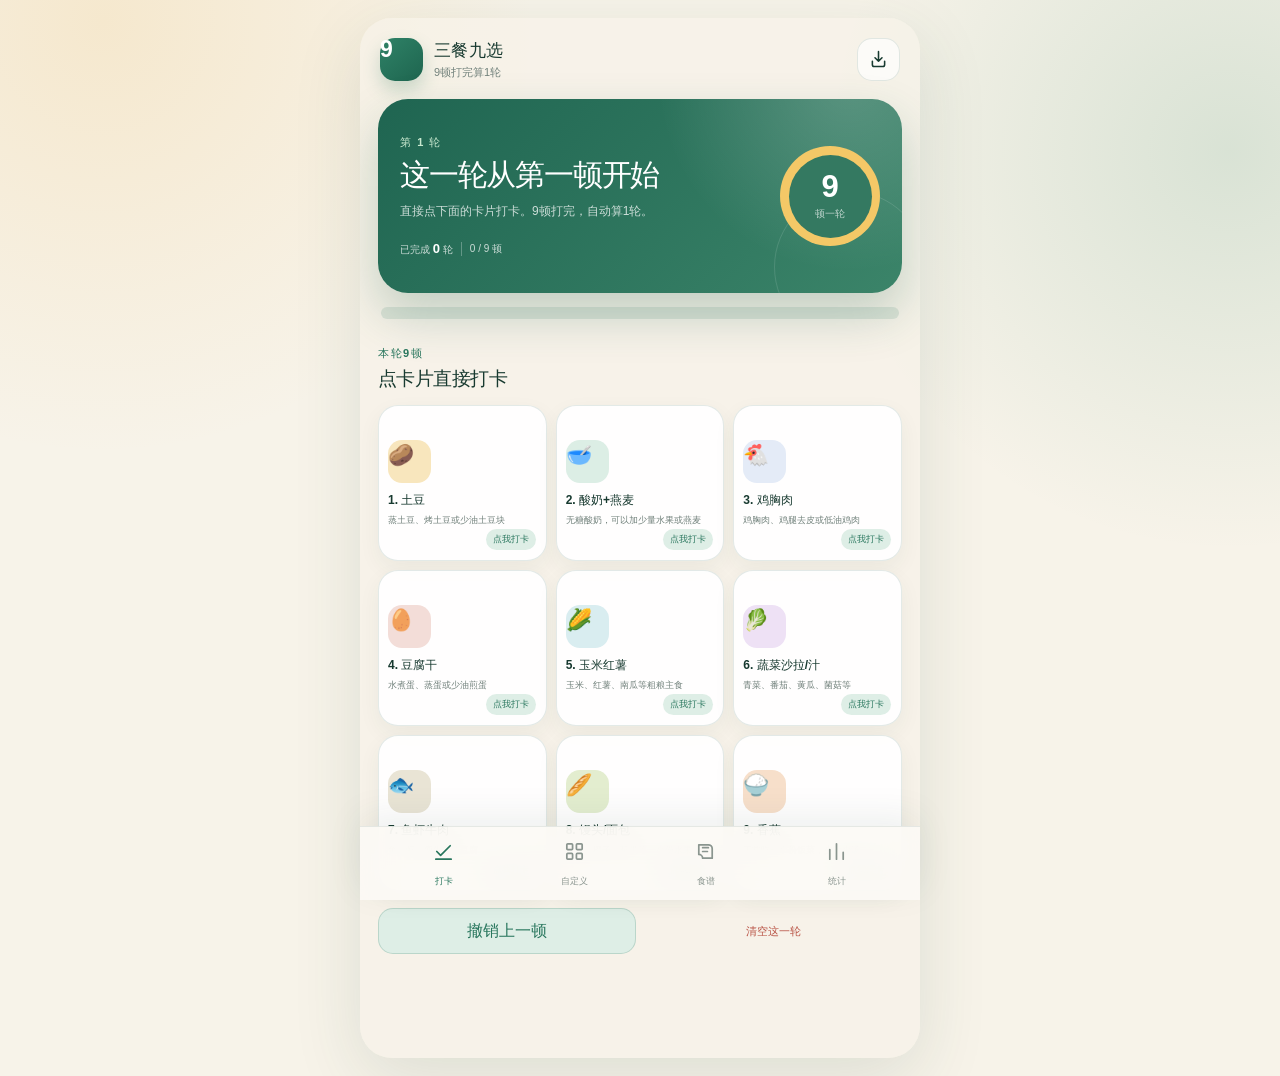
<file: index.html>
<!doctype html>
<html lang="zh-CN">
  <head>
    <meta charset="UTF-8" />
    <meta name="viewport" content="width=device-width, initial-scale=1, minimum-scale=1, maximum-scale=1, user-scalable=no, viewport-fit=cover" />
    <meta name="format-detection" content="telephone=no" />
    <meta name="theme-color" content="#f7f3e9" />
    <meta name="color-scheme" content="light" />
    <meta name="mobile-web-app-capable" content="yes" />
    <meta name="apple-mobile-web-app-capable" content="yes" />
    <meta name="apple-mobile-web-app-status-bar-style" content="default" />
    <meta name="apple-mobile-web-app-title" content="三餐九选" />
    <meta name="description" content="9顿一轮的简单饮食打卡，可自定义每一顿并统计累计完成轮数。" />
    <link rel="manifest" href="./manifest.webmanifest?v=nozoom-20260824" />
    <link rel="apple-touch-icon" sizes="180x180" href="./icons/apple-touch-icon.png" />
    <link rel="icon" type="image/png" sizes="192x192" href="./icons/icon-192.png" />
    <link rel="icon" type="image/png" sizes="512x512" href="./icons/icon-512.png" />
    <link rel="icon" type="image/svg+xml" sizes="any" href="./icons/icon.svg" />
    <link rel="stylesheet" href="./styles.css" />
    <title>三餐九选</title>
    <style data-app-zoom-lock>
      html {
        -webkit-text-size-adjust: 100%;
        touch-action: manipulation;
        overscroll-behavior: none;
      }

      body {
        overscroll-behavior: none;
      }

      button,
      a,
      input,
      textarea,
      select,
      [role="button"] {
        touch-action: manipulation;
      }
    </style>
    <script data-app-zoom-lock>
      (function () {
        var lastTouchEnd = 0;
        var preventZoom = function (event) {
          event.preventDefault();
        };

        document.addEventListener("gesturestart", preventZoom, { passive: false });
        document.addEventListener("gesturechange", preventZoom, { passive: false });
        document.addEventListener("gestureend", preventZoom, { passive: false });
        document.addEventListener("touchend", function (event) {
          var now = Date.now();
          if (now - lastTouchEnd <= 300) {
            event.preventDefault();
          }
          lastTouchEnd = now;
        }, { passive: false });
      })();
    </script>
  </head>
  <body>
    <div class="app-shell">
      <header class="topbar">
        <div class="brand" aria-label="三餐九选">
          <span class="brand-mark" aria-hidden="true"><b>9</b></span>
          <div><strong>三餐九选</strong><span>9顿打完算1轮</span></div>
        </div>
        <button class="icon-button" id="installButton" type="button" aria-label="安装到主屏幕" title="安装到主屏幕">
          <svg viewBox="0 0 24 24" aria-hidden="true"><path d="M12 3v11m0 0 4-4m-4 4-4-4M5 14v4a2 2 0 0 0 2 2h10a2 2 0 0 0 2-2v-4" /></svg>
        </button>
      </header>

      <main>
        <section class="view is-active" data-view="checkin" aria-label="9顿打卡">
          <section class="hero-card" aria-labelledby="roundTitle">
            <div class="hero-copy">
              <span class="eyebrow" id="currentRoundText">第 1 轮</span>
              <h1 id="roundTitle">这一轮从第一顿开始</h1>
              <p id="roundMessage">直接点下面的卡片打卡。9顿打完，自动算1轮。</p>
              <div class="hero-stats">
                <span>已完成 <b id="roundsCompleted">0</b> 轮</span><span class="stat-divider"></span><span id="roundProgressText">0 / 9 顿</span>
              </div>
            </div>
            <div class="progress-ring nine-ring" aria-label="本轮完成进度">
              <div><strong id="roundProgressNumber">9</strong><span>顿一轮</span></div>
            </div>
          </section>

          <div class="round-progress-track" aria-label="本轮进度">
            <div id="roundProgressBar"></div>
          </div>

          <div class="section-heading">
            <div><span class="eyebrow">本轮9顿</span><h2>点卡片直接打卡</h2></div>
          </div>
          <div class="template-grid checkin-grid" id="checkinGrid"></div>

          <div class="round-actions">
            <button class="secondary-button" id="undoLastButton" type="button">撤销上一顿</button>
            <button class="text-button danger" id="resetRoundButton" type="button">清空这一轮</button>
          </div>
        </section>

        <section class="view" data-view="custom" aria-label="自定义9顿">
          <div class="page-heading">
            <span class="eyebrow">自定义</span><h1>9顿都能自己改</h1>
            <p>点任意一顿改成你常吃的东西，也可以保存自己的常用9顿。</p>
          </div>

          <section class="current-custom-section" aria-label="当前9顿自定义">
            <div class="section-heading custom-heading"><div><span class="eyebrow">当前9顿</span><h2>点卡片修改</h2></div></div>
            <div class="template-grid" id="templateGrid"></div>
          </section>

          <section class="preset-section" aria-label="我的模板">
            <div class="section-heading compact"><div><span class="eyebrow">我的模板</span><h2>保存常用9顿</h2></div></div>
            <div class="template-tools">
              <button class="secondary-button" id="saveCustomPresetButton" type="button">保存当前9顿</button>
              <button class="secondary-button" id="exportTemplatesButton" type="button">导出模板</button>
              <button class="secondary-button" id="importTemplatesButton" type="button">导入模板</button>
              <input id="importTemplatesInput" type="file" accept="application/json,.json" hidden />
            </div>
            <div class="my-preset-grid" id="myPresetGrid"></div>
          </section>

          <section class="data-card">
            <div><span class="eyebrow">数据与隐私</span><h2>记录只保存在当前浏览器</h2><p>无需账号，也不会上传饮食记录。清除 Safari 网站数据会同时删除记录。</p></div>
            <div class="data-actions"><button id="exportButton" class="secondary-button" type="button">导出备份</button><button id="resetButton" class="text-button danger" type="button">恢复默认并清空记录</button></div>
          </section>
          <p class="health-disclaimer">本工具用于日常习惯记录，不替代医生或营养师建议。如有孕期、进食障碍、糖尿病或其他特殊饮食管理需要，请遵循专业意见。</p>
        </section>

        <section class="view" data-view="recipes" aria-label="食谱库">
          <div class="page-heading"><span class="eyebrow">食谱库</span><h1>300卡内低卡食谱</h1><p>整理小红书来源和小红书同款低卡餐，点食谱查看整理后的9格详情。</p></div>
          <div class="recipe-source-tabs" id="recipeSourceTabs" aria-label="食谱来源"></div>
          <div class="recipe-series-tabs" id="recipeSeriesTabs" aria-label="食谱系列"></div>
          <div class="recipe-count" id="recipeCount"></div>
          <div class="recipe-list" id="recipeList"></div>
        </section>

        <section class="view" data-view="stats" aria-label="轮数统计">
          <div class="page-heading"><span class="eyebrow">统计</span><h1>看累计完成了几轮</h1><p>每打满9顿，自动记为完成1轮，并进入下一轮。</p></div>
          <section class="week-card stat-summary">
            <div class="week-summary">
              <div><span>累计完成</span><strong id="statsRounds">0 轮</strong></div>
              <div><span>累计打卡</span><strong id="statsMeals">0 顿</strong></div>
              <div><span>本轮进度</span><strong id="statsCurrent">0 / 9</strong></div>
            </div>
          </section>
          <section class="history-section"><div class="section-heading compact"><div><span class="eyebrow">完成记录</span><h2>最近完成的轮数</h2></div></div><div class="history-list" id="historyList"></div></section>
        </section>
      </main>

      <nav class="bottom-nav" aria-label="主导航">
        <button class="nav-item is-active" data-target="checkin" type="button"><svg viewBox="0 0 24 24" aria-hidden="true"><path d="M5 12l4 4L19 6" /><path d="M4 20h16" /></svg><span>打卡</span></button>
        <button class="nav-item" data-target="custom" type="button"><svg viewBox="0 0 24 24" aria-hidden="true"><rect x="4" y="4" width="6" height="6" rx="1"/><rect x="14" y="4" width="6" height="6" rx="1"/><rect x="4" y="14" width="6" height="6" rx="1"/><rect x="14" y="14" width="6" height="6" rx="1"/></svg><span>自定义</span></button>
        <button class="nav-item" data-target="recipes" type="button"><svg viewBox="0 0 24 24" aria-hidden="true"><path d="M5 5h10a4 4 0 0 1 4 4v10H9a4 4 0 0 0-4-4V5Z"/><path d="M9 8h6M9 12h5" /></svg><span>食谱</span></button>
        <button class="nav-item" data-target="stats" type="button"><svg viewBox="0 0 24 24" aria-hidden="true"><path d="M5 20V10m7 10V4m7 16v-7" /></svg><span>统计</span></button>
      </nav>
    </div>

    <div class="sheet-backdrop" id="sheetBackdrop" hidden></div>

    <section class="bottom-sheet editor-sheet" id="editorSheet" role="dialog" aria-modal="true" aria-labelledby="editorTitle" hidden>
      <div class="sheet-handle" aria-hidden="true"></div>
      <div class="sheet-header"><div><span class="eyebrow" id="editorEyebrow">编辑第1顿</span><h2 id="editorTitle">自定义这一顿</h2></div><button class="close-button" data-close-sheet type="button" aria-label="关闭">×</button></div>
      <form id="editorForm">
        <input id="templateIdInput" type="hidden" />
        <div class="editor-first-row"><label><span>图标</span><input id="templateEmoji" maxlength="4" inputmode="text" aria-label="食物图标" /></label><label><span>食物名称</span><input id="templateName" maxlength="12" required aria-label="食物名称" /></label></div>
        <label class="field-label" for="templateFoods">怎么吃</label><textarea id="templateFoods" rows="3" maxlength="80" required></textarea>
        <label class="field-label" for="templateTip">一句提醒</label><textarea id="templateTip" rows="2" maxlength="60" required></textarea>
        <button class="primary-button full-button" type="submit">保存这一顿</button>
      </form>
    </section>

    <section class="bottom-sheet install-sheet" id="installSheet" role="dialog" aria-modal="true" aria-labelledby="installSheetTitle" hidden>
      <div class="sheet-handle" aria-hidden="true"></div>
      <div class="sheet-header"><div><span class="eyebrow">像普通App一样使用</span><h2 id="installSheetTitle">添加到iPhone主屏幕</h2></div><button class="close-button" data-close-sheet type="button" aria-label="关闭">×</button></div>
      <ol class="install-steps"><li><b>1</b><span>使用 <strong>Safari</strong> 打开本页面</span></li><li><b>2</b><span>点 Safari 底部的 <strong>分享</strong></span></li><li><b>3</b><span>向上滑，选择 <strong>添加到主屏幕</strong></span></li><li><b>4</b><span>点右上角 <strong>添加</strong></span></li></ol>
      <button class="primary-button full-button" data-close-sheet type="button">我知道了</button>
    </section>

    <section class="bottom-sheet recipe-sheet" id="recipeSheet" role="dialog" aria-modal="true" aria-labelledby="recipeSheetTitle" hidden>
      <div class="sheet-handle" aria-hidden="true"></div>
      <div class="sheet-header"><div><span class="eyebrow" id="recipeSheetSource">食谱详情</span><h2 id="recipeSheetTitle">9格详情</h2></div><button class="close-button" data-close-sheet type="button" aria-label="关闭">×</button></div>
      <p class="recipe-sheet-summary" id="recipeSheetSummary"></p>
      <div class="recipe-nine-list" id="recipeNineList"></div>
      <div class="recipe-rules" id="recipeRules" hidden></div>
      <button class="primary-button full-button" id="applyRecipeButton" type="button">套用这套9顿</button>
    </section>

    <div class="toast" id="toast" role="status" aria-live="polite"></div>
    <canvas id="celebrationCanvas" aria-hidden="true"></canvas>
    <noscript>请开启 JavaScript 后使用三餐九选。</noscript>
    <script src="./recipes.js"></script>
    <script src="./app.js" defer></script>
  </body>
</html>
</file>
<file: styles.css>
:root {
  --ink: #183a30;
  --muted: #71817b;
  --paper: #f7f3e9;
  --card: rgba(255, 255, 255, 0.92);
  --line: rgba(31, 85, 67, 0.12);
  --green: #28765d;
  --green-dark: #1d5d49;
  --green-soft: #deeee6;
  --coral: #eb745d;
  --yellow: #efbc61;
  --shadow: 0 16px 42px rgba(32, 72, 59, 0.1);
  --safe-bottom: env(safe-area-inset-bottom, 0px);
  color: var(--ink);
  background: var(--paper);
  font-family: -apple-system, BlinkMacSystemFont, "SF Pro Display", "PingFang SC", "Microsoft YaHei", sans-serif;
  font-synthesis: none;
}

* { box-sizing: border-box; -webkit-tap-highlight-color: transparent; }
html { min-height: 100%; background: var(--paper); }
body {
  min-width: 320px;
  min-height: 100vh;
  margin: 0;
  background:
    radial-gradient(circle at 8% 2%, rgba(239, 188, 97, 0.2), transparent 27rem),
    radial-gradient(circle at 96% 14%, rgba(68, 145, 113, 0.17), transparent 25rem),
    var(--paper);
  -webkit-font-smoothing: antialiased;
  -webkit-text-size-adjust: 100%;
  overscroll-behavior: none;
  touch-action: pan-y;
}
button, input, textarea { color: inherit; font: inherit; outline: none; }
button { cursor: pointer; touch-action: manipulation; }
button:focus-visible, input:focus-visible, textarea:focus-visible { box-shadow: 0 0 0 3px rgba(40, 118, 93, 0.22); }

.app-shell { width: min(100%, 560px); min-height: 100vh; margin: 0 auto; padding: max(16px, env(safe-area-inset-top)) 18px calc(104px + var(--safe-bottom)); overflow: hidden; }
.topbar { display: flex; align-items: center; justify-content: space-between; padding: 4px 2px 18px; }
.brand { display: flex; align-items: center; gap: 11px; }
.brand-mark { display: grid; width: 43px; height: 43px; place-items: center; border-radius: 15px; color: white; background: linear-gradient(140deg, #2f8267, #1e654f); box-shadow: 0 9px 18px rgba(40, 118, 93, 0.22); }
.brand-mark b { font-size: 23px; line-height: 1; }
.brand strong, .brand span { display: block; }
.brand strong { font-size: 17px; letter-spacing: 0.02em; }
.brand > div > span { margin-top: 3px; color: var(--muted); font-size: 11px; }
.icon-button, .date-arrow, .close-button { display: grid; flex: 0 0 auto; place-items: center; border: 0; background: transparent; }
.icon-button { width: 43px; height: 43px; border: 1px solid var(--line); border-radius: 15px; background: rgba(255,255,255,.68); }
.icon-button svg, .bottom-nav svg { fill: none; stroke: currentColor; stroke-linecap: round; stroke-linejoin: round; stroke-width: 1.8; }
.icon-button svg { width: 21px; height: 21px; }

.view { display: none; animation: view-in .24s ease; }
.view.is-active { display: block; }
@keyframes view-in { from { opacity: 0; transform: translateY(6px); } to { opacity: 1; transform: translateY(0); } }
.date-row { display: flex; align-items: center; justify-content: center; margin: 2px 0 14px; }
.date-arrow { width: 42px; height: 42px; color: var(--green); font-size: 30px; }
.date-arrow:disabled { opacity: .2; }
.date-display { min-width: 165px; border: 0; background: transparent; }
.date-display strong, .date-display span { display: block; }
.date-display strong { font-size: 18px; }
.date-display span { margin-top: 3px; color: var(--muted); font-size: 12px; }

.hero-card { position: relative; display: flex; min-height: 194px; align-items: center; justify-content: space-between; gap: 12px; overflow: hidden; padding: 26px 22px; border-radius: 30px; color: white; background: radial-gradient(circle at 90% -10%, rgba(255,255,255,.2), transparent 12rem), linear-gradient(135deg, #1f6551, #3b8469); box-shadow: 0 22px 48px rgba(31,95,76,.24); }
.hero-card::after { position: absolute; right: -24px; bottom: -50px; width: 150px; height: 150px; border: 1px solid rgba(255,255,255,.12); border-radius: 50%; content: ""; }
.hero-copy { position: relative; z-index: 1; flex: 1 1 auto; min-width: 0; }
.eyebrow { display: block; margin-bottom: 7px; color: var(--green); font-size: 11px; font-weight: 800; letter-spacing: .14em; text-transform: uppercase; }
.hero-card .eyebrow { color: #c8e8cf; }
.hero-card h1, .page-heading h1 { margin: 0; font-size: clamp(23px, 6.3vw, 30px); line-height: 1.18; letter-spacing: -.04em; }
.hero-card p { max-width: 265px; margin: 10px 0 0; color: rgba(255,255,255,.76); font-size: 12px; line-height: 1.65; }
.hero-stats { display: flex; align-items: center; gap: 8px; margin-top: 19px; color: rgba(255,255,255,.76); font-size: 10px; }
.hero-stats b { color: white; font-size: 13px; }
.stat-divider { width: 1px; height: 14px; background: rgba(255,255,255,.28); }
.progress-ring { --progress: 0; position: relative; z-index: 1; display: grid; flex: 0 0 100px; width: 100px; height: 100px; place-items: center; border-radius: 50%; background: conic-gradient(#f4c867 calc(var(--progress) * 1%), rgba(255,255,255,.16) 0); }
.progress-ring::before { position: absolute; width: 83px; height: 83px; border-radius: 50%; background: #347961; content: ""; }
.progress-ring > div { position: relative; text-align: center; }
.progress-ring strong, .progress-ring span { display: block; }
.progress-ring strong { font-size: 31px; line-height: 1; }
.progress-ring span { margin-top: 5px; color: rgba(255,255,255,.68); font-size: 10px; }

.weight-card { display: flex; align-items: center; gap: 11px; margin: 13px 0 28px; padding: 12px 13px; border: 1px solid var(--line); border-radius: 18px; background: rgba(255,255,255,.64); }
.weight-icon { display: grid; flex: 0 0 35px; width: 35px; height: 35px; place-items: center; border-radius: 12px; color: var(--green); background: var(--green-soft); font-size: 19px; font-weight: 700; }
.weight-copy { flex: 1 1 auto; min-width: 0; }
.weight-copy strong, .weight-copy p { display: block; margin: 0; }
.weight-copy strong { font-size: 13px; }
.weight-copy strong span, .weight-copy p { color: var(--muted); font-size: 9px; font-weight: 500; }
.weight-copy p { margin-top: 3px; }
.weight-input { display: flex; width: 82px; align-items: baseline; justify-content: flex-end; gap: 3px; padding: 7px 9px; border-radius: 12px; background: white; }
.weight-input input { width: 51px; border: 0; background: transparent; text-align: right; font-size: 15px; font-weight: 800; }
.weight-input input::-webkit-inner-spin-button { display: none; }
.weight-input span { color: var(--muted); font-size: 9px; }

.section-heading { display: flex; align-items: end; justify-content: space-between; gap: 12px; margin-bottom: 13px; }
.section-heading.compact { margin-bottom: 10px; }
.section-heading .eyebrow { margin-bottom: 5px; }
.section-heading h2, .data-card h2 { margin: 0; font-size: 19px; letter-spacing: -.03em; }
.mini-progress { flex: 0 0 auto; padding: 7px 10px; border-radius: 999px; color: var(--green); background: var(--green-soft); font-size: 11px; font-weight: 800; }

.daily-meal-list { display: grid; gap: 13px; }
.daily-meal-card { position: relative; overflow: hidden; padding: 17px; border: 1px solid var(--line); border-radius: 24px; background: var(--card); box-shadow: 0 10px 28px rgba(35,74,61,.06); }
.daily-meal-card.is-done { border-color: rgba(40,118,93,.38); }
.daily-meal-card::before { position: absolute; inset: 0 auto 0 0; width: 5px; background: var(--slot-color); content: ""; }
.slot-heading { display: flex; align-items: center; justify-content: space-between; gap: 10px; margin: 0 0 13px 3px; }
.slot-heading div { display: flex; align-items: baseline; gap: 8px; }
.slot-heading strong { font-size: 16px; }
.slot-heading time { color: var(--muted); font-size: 10px; }
.done-badge { padding: 5px 9px; border-radius: 999px; color: var(--muted); background: #f0eee8; font-size: 9px; font-weight: 800; }
.is-done .done-badge { color: var(--green-dark); background: var(--green-soft); }
.chosen-template { display: flex; align-items: center; gap: 12px; min-height: 72px; padding: 12px; border-radius: 17px; background: #f7f5ef; }
.template-emoji { display: grid; flex: 0 0 50px; width: 50px; height: 50px; place-items: center; border-radius: 16px; background: var(--tone-bg); font-size: 25px; }
.chosen-copy { min-width: 0; flex: 1; }
.chosen-copy strong { display: block; font-size: 15px; }
.chosen-copy p { margin: 5px 0 0; overflow: hidden; color: var(--muted); font-size: 10px; line-height: 1.45; text-overflow: ellipsis; white-space: nowrap; }
.template-number { color: var(--muted); font-size: 10px; font-weight: 800; }
.meal-actions { display: grid; grid-template-columns: 1fr 1.25fr; gap: 9px; margin-top: 11px; }
.meal-actions button { min-height: 43px; border-radius: 13px; font-size: 12px; font-weight: 800; }
.pick-button { border: 1px solid var(--line); color: var(--green); background: white; }
.record-button { border: 0; color: white; background: var(--slot-color); }
.is-done .record-button { color: var(--green-dark); background: var(--green-soft); }

.gentle-note { display: flex; gap: 12px; margin-top: 18px; padding: 17px; border-radius: 21px; color: #665a3a; background: rgba(239,188,97,.18); }
.gentle-note > span { font-size: 22px; }
.gentle-note strong { font-size: 13px; }
.gentle-note p { margin: 6px 0 0; font-size: 11px; line-height: 1.65; }

.page-heading { padding: 22px 6px 25px; }
.page-heading p { margin: 10px 0 0; color: var(--muted); font-size: 12px; line-height: 1.65; }
.template-grid { display: grid; grid-template-columns: repeat(3, 1fr); gap: 9px; }
.template-card { position: relative; min-width: 0; min-height: 152px; padding: 13px 9px 11px; border: 1px solid var(--line); border-radius: 20px; background: var(--card); text-align: left; box-shadow: 0 8px 22px rgba(35,74,61,.055); }
.template-card .template-emoji { width: 43px; height: 43px; margin-bottom: 10px; border-radius: 14px; font-size: 21px; }
.template-card > b { display: block; margin-bottom: 6px; font-size: 12px; line-height: 1.25; }
.template-card > span { display: -webkit-box; overflow: hidden; color: var(--muted); font-size: 9px; line-height: 1.45; -webkit-box-orient: vertical; -webkit-line-clamp: 3; }
.template-card .edit-label { position: absolute; top: 12px; right: 10px; color: var(--green); font-size: 9px; font-weight: 800; }
.round-progress-track { height: 12px; margin: 14px 3px 27px; overflow: hidden; border-radius: 999px; background: rgba(40,118,93,.13); }
.round-progress-track > div { width: 0; height: 100%; border-radius: inherit; background: linear-gradient(90deg, var(--green), var(--yellow)); transition: width .24s ease; }
.nine-ring { background: conic-gradient(#f4c867 100%, rgba(255,255,255,.16) 0); }
.checkin-grid { margin-top: 2px; }
.checkin-card { min-height: 156px; transition: transform .18s ease, border-color .18s ease, background .18s ease; }
.checkin-card:active { transform: scale(.98); }
.checkin-card.is-checked { border-color: rgba(40,118,93,.45); background: #edf7f1; }
.checkin-card.is-checked::after { position: absolute; top: 12px; right: 10px; display: grid; width: 23px; height: 23px; place-items: center; border-radius: 50%; color: white; background: var(--green); font-size: 13px; font-weight: 900; content: "✓"; }
.check-label { position: absolute; right: 10px; bottom: 10px; padding: 4px 7px; border-radius: 999px; color: var(--green); background: var(--green-soft); font-size: 9px; font-style: normal; font-weight: 900; }
.checkin-card.is-checked .check-label { color: white; background: var(--green); }
.round-actions { display: grid; grid-template-columns: 1fr 1fr; gap: 9px; margin-top: 17px; }
.round-actions .secondary-button, .round-actions .text-button { min-height: 46px; border-radius: 15px; }
.stat-summary { margin-top: 0; }
.current-custom-section { margin: 0 0 28px; }
.preset-section { margin: 0 0 28px; }
.template-tools { display: grid; grid-template-columns: repeat(3, 1fr); gap: 8px; margin-bottom: 10px; }
.template-tools .secondary-button { min-height: 43px; border-radius: 14px; font-size: 11px; }
.my-preset-grid { display: grid; gap: 10px; }
.my-preset-card { padding: 15px 16px; border: 1px solid var(--line); border-radius: 18px; background: rgba(255,255,255,.82); box-shadow: 0 8px 20px rgba(35,74,61,.045); }
.my-preset-card header { display: flex; align-items: flex-start; justify-content: space-between; gap: 10px; }
.my-preset-card strong { display: block; font-size: 14px; }
.my-preset-card small { display: block; margin-top: 4px; color: var(--muted); font-size: 9px; }
.my-preset-card p { margin: 9px 0 0; color: var(--muted); font-size: 11px; line-height: 1.55; }
.my-preset-actions { display: grid; grid-template-columns: 1fr auto; gap: 8px; margin-top: 12px; }
.my-preset-actions .secondary-button, .my-preset-actions .text-button { min-height: 38px; border-radius: 13px; font-size: 10px; }
.custom-heading { margin-top: 2px; }
.tone-1 { --tone-bg: #f8e6bd; } .tone-2 { --tone-bg: #dceee5; } .tone-3 { --tone-bg: #e4ebf7; }
.tone-4 { --tone-bg: #f3ddd8; } .tone-5 { --tone-bg: #d9edf0; } .tone-6 { --tone-bg: #eee1f5; }
.tone-7 { --tone-bg: #e9e4d5; } .tone-8 { --tone-bg: #e3edcf; } .tone-9 { --tone-bg: #f7dfca; }

.settings-section { margin-top: 30px; }
.settings-card, .week-card, .data-card { border: 1px solid var(--line); border-radius: 25px; background: var(--card); box-shadow: var(--shadow); }
.settings-card { padding: 7px 18px 18px; }
.settings-card label { display: flex; min-height: 61px; align-items: center; justify-content: space-between; border-bottom: 1px solid var(--line); font-size: 13px; }
.settings-card label span { display: flex; align-items: center; gap: 8px; }
.settings-card input[type="time"] { width: 92px; padding: 9px; border: 0; border-radius: 12px; background: #f2f0e9; font-size: 12px; font-weight: 800; }
.settings-card > .primary-button { width: 100%; margin-top: 17px; }
.primary-button, .secondary-button { min-height: 48px; border-radius: 15px; font-weight: 800; }
.primary-button { border: 0; color: white; background: var(--green); box-shadow: 0 12px 24px rgba(40,118,93,.18); }
.primary-button:active { background: var(--green-dark); }
.secondary-button { border: 1px solid rgba(40,118,93,.2); color: var(--green); background: var(--green-soft); }
.full-button { width: 100%; }
.data-card { margin-top: 16px; padding: 21px 19px; }
.data-card p { margin: 9px 0 0; color: var(--muted); font-size: 11px; line-height: 1.65; }
.data-actions { display: grid; gap: 9px; margin-top: 17px; }
.text-button { min-height: 42px; border: 0; background: transparent; font-size: 11px; font-weight: 800; }
.danger { color: #b95446; }
.health-disclaimer { margin: 19px 8px 0; color: #8a938f; font-size: 9px; line-height: 1.65; text-align: center; }

.week-card { padding: 19px 17px 17px; }
.week-summary { display: grid; grid-template-columns: repeat(3,1fr); gap: 7px; margin-bottom: 22px; }
.week-summary > div { padding: 11px 7px; border-radius: 14px; background: #f5f3ed; text-align: center; }
.week-summary span, .week-summary strong { display: block; }
.week-summary span { color: var(--muted); font-size: 9px; }
.week-summary strong { margin-top: 5px; font-size: 15px; }
.week-bars { display: grid; height: 112px; grid-template-columns: repeat(7,1fr); align-items: end; gap: 8px; }
.week-day { display: grid; height: 100%; grid-template-rows: 1fr auto; align-items: end; gap: 7px; color: var(--muted); text-align: center; font-size: 9px; }
.bar-track { position: relative; width: 100%; height: 100%; overflow: hidden; border-radius: 9px; background: #eceae4; }
.bar-fill { position: absolute; right: 0; bottom: 0; left: 0; min-height: 4px; border-radius: 9px; background: linear-gradient(180deg,#5f9d7f,#28765d); transition: height .3s ease; }
.week-day.is-today span { color: var(--green); font-weight: 800; }
.history-section { margin-top: 30px; }
.history-list { display: grid; gap: 9px; }
.history-item { display: flex; align-items: center; gap: 12px; padding: 14px 15px; border: 1px solid var(--line); border-radius: 18px; background: rgba(255,255,255,.68); }
.history-date { flex: 0 0 47px; text-align: center; }
.history-date strong, .history-date span { display: block; }
.history-date strong { font-size: 19px; }
.history-date span { color: var(--muted); font-size: 9px; }
.history-detail { flex: 1 1 auto; min-width: 0; }
.history-detail strong { display: block; font-size: 13px; }
.history-detail span { display: block; margin-top: 4px; overflow: hidden; color: var(--muted); font-size: 10px; text-overflow: ellipsis; white-space: nowrap; }
.history-dots { display: flex; gap: 4px; }
.history-dots i { width: 8px; height: 8px; border-radius: 50%; background: #deddd8; }
.history-dots i.is-done { background: var(--green); }
.empty-state { padding: 35px 20px; border: 1px dashed rgba(40,118,93,.24); border-radius: 22px; color: var(--muted); text-align: center; font-size: 12px; line-height: 1.8; }

.bottom-nav { position: fixed; z-index: 20; right: 0; bottom: 0; left: 0; display: grid; width: min(100%,560px); min-height: calc(74px + var(--safe-bottom)); grid-template-columns: repeat(4,1fr); margin: 0 auto; padding: 8px 18px calc(7px + var(--safe-bottom)); border-top: 1px solid rgba(31,85,67,.1); background: rgba(252,250,245,.9); box-shadow: 0 -10px 35px rgba(35,74,61,.08); backdrop-filter: blur(18px); }
.nav-item { display: grid; place-items: center; gap: 3px; border: 0; color: #8a958f; background: transparent; font-size: 9px; font-weight: 700; }
.nav-item svg { width: 23px; height: 23px; }
.nav-item.is-active { color: var(--green); }

.recipe-source-tabs, .recipe-series-tabs { display: flex; gap: 8px; margin: 0 -18px 12px; padding: 0 18px 2px; overflow-x: auto; scrollbar-width: none; }
.recipe-source-tabs::-webkit-scrollbar, .recipe-series-tabs::-webkit-scrollbar { display: none; }
.recipe-chip { flex: 0 0 auto; min-height: 38px; padding: 0 13px; border: 1px solid var(--line); border-radius: 999px; color: var(--muted); background: rgba(255,255,255,.74); font-size: 11px; font-weight: 900; }
.recipe-chip.is-active { border-color: rgba(40,118,93,.32); color: white; background: var(--green); }
.recipe-count { margin: 2px 3px 12px; color: var(--muted); font-size: 10px; }
.recipe-list { display: grid; gap: 10px; }
.recipe-card { display: grid; gap: 8px; width: 100%; padding: 15px 16px; border: 1px solid var(--line); border-radius: 18px; background: rgba(255,255,255,.84); text-align: left; box-shadow: 0 8px 20px rgba(35,74,61,.045); }
.recipe-card strong { font-size: 14px; line-height: 1.35; }
.recipe-card span { color: var(--green); font-size: 10px; font-weight: 900; }
.recipe-card p { display: -webkit-box; margin: 0; overflow: hidden; color: var(--muted); font-size: 11px; line-height: 1.55; -webkit-box-orient: vertical; -webkit-line-clamp: 2; }
.recipe-sheet-summary { margin: -6px 0 14px; color: var(--muted); font-size: 11px; line-height: 1.65; }
.recipe-nine-list { display: grid; gap: 8px; margin-bottom: 18px; }
.recipe-nine-item { display: grid; grid-template-columns: 30px 1fr; gap: 10px; padding: 12px; border-radius: 15px; background: #f5f3ed; }
.recipe-nine-item b { display: grid; width: 30px; height: 30px; place-items: center; border-radius: 11px; color: white; background: var(--green); font-size: 12px; }
.recipe-nine-item strong { display: block; font-size: 12px; }
.recipe-nine-item p { margin: 4px 0 0; color: var(--muted); font-size: 10px; line-height: 1.55; }
.recipe-rules { margin: -6px 0 18px; padding: 12px; border-radius: 15px; background: #f8f5ed; color: var(--muted); font-size: 10px; line-height: 1.5; }
.recipe-rules strong { display: block; margin-bottom: 6px; color: var(--ink); font-size: 11px; }
.recipe-rules ul { display: grid; gap: 4px; margin: 0; padding-left: 16px; }

.sheet-backdrop { position: fixed; z-index: 40; inset: 0; background: rgba(18,47,38,.38); backdrop-filter: blur(3px); }
.bottom-sheet { position: fixed; z-index: 50; right: 0; bottom: 0; left: 0; width: min(100%,560px); max-height: 88vh; margin: 0 auto; overflow-y: auto; padding: 9px 20px calc(24px + var(--safe-bottom)); border-radius: 28px 28px 0 0; background: #fffdf8; box-shadow: 0 -22px 55px rgba(22,57,46,.24); animation: sheet-in .24s ease; }
.bottom-sheet[hidden], .sheet-backdrop[hidden] { display: none; }
@keyframes sheet-in { from { transform: translateY(25px); opacity: 0; } to { transform: translateY(0); opacity: 1; } }
.sheet-handle { width: 42px; height: 5px; margin: 0 auto 17px; border-radius: 999px; background: #d8d6d0; }
.sheet-header { display: flex; align-items: flex-start; justify-content: space-between; gap: 12px; margin-bottom: 19px; }
.sheet-header h2 { margin: 0; font-size: 23px; letter-spacing: -.04em; }
.close-button { width: 39px; height: 39px; border-radius: 13px; color: var(--muted); background: #f0eee8; font-size: 25px; }
.picker-grid { display: grid; grid-template-columns: repeat(3,1fr); gap: 8px; }
.picker-option { position: relative; min-height: 126px; padding: 12px 8px 10px; border: 1px solid var(--line); border-radius: 18px; background: white; text-align: left; }
.picker-option.is-selected { border: 2px solid var(--green); background: #f1f8f4; }
.picker-option .template-emoji { width: 41px; height: 41px; margin-bottom: 8px; border-radius: 13px; font-size: 20px; }
.picker-option b { display: block; font-size: 11px; line-height: 1.25; }
.picker-option span:last-child { display: -webkit-box; margin-top: 5px; overflow: hidden; color: var(--muted); font-size: 8px; line-height: 1.4; -webkit-box-orient: vertical; -webkit-line-clamp: 2; }
.picker-check { position: absolute; top: 8px; right: 8px; display: none; width: 20px; height: 20px; place-items: center; border-radius: 50%; color: white; background: var(--green); font-size: 11px; }
.picker-option.is-selected .picker-check { display: grid; }
.sheet-hint { margin: 14px 0 0; color: var(--muted); font-size: 10px; text-align: center; }

.selected-plan { display: flex; gap: 12px; margin-bottom: 18px; padding: 14px; border-radius: 18px; background: #f5f3ed; }
.selected-plan .template-emoji { width: 46px; height: 46px; }
.selected-plan div { min-width: 0; }
.selected-plan strong { display: block; font-size: 13px; }
.selected-plan p, .selected-plan small { display: block; margin: 5px 0 0; color: var(--muted); font-size: 10px; line-height: 1.5; }
.selected-plan small { color: var(--green); font-weight: 700; }
.field-label { display: block; margin: 15px 0 7px; font-size: 12px; font-weight: 800; }
.field-label span, fieldset legend span { color: var(--muted); font-size: 9px; font-weight: 500; }
textarea, .editor-first-row input { width: 100%; resize: vertical; border: 1px solid var(--line); border-radius: 14px; background: #f8f6f0; }
textarea { padding: 12px; font-size: 12px; line-height: 1.6; }
fieldset { margin: 18px 0 0; padding: 0; border: 0; }
fieldset legend { margin-bottom: 10px; font-size: 12px; font-weight: 800; }
.satiety-scale { display: grid; grid-template-columns: repeat(5,1fr); gap: 6px; }
.satiety-scale button { min-height: 57px; padding: 7px 2px; border: 1px solid var(--line); border-radius: 13px; background: white; }
.satiety-scale b, .satiety-scale span { display: block; }
.satiety-scale b { font-size: 15px; }
.satiety-scale span { margin-top: 4px; color: var(--muted); font-size: 8px; }
.satiety-scale button.is-selected { border-color: var(--green); color: white; background: var(--green); }
.satiety-scale button.is-selected span { color: rgba(255,255,255,.78); }
.feedback-box { margin-top: 13px; padding: 12px 13px; border-radius: 14px; color: #675d3e; background: rgba(239,188,97,.17); font-size: 10px; line-height: 1.55; }
.sheet-actions { display: grid; grid-template-columns: .9fr 1.1fr; gap: 9px; margin-top: 18px; }

.editor-first-row { display: grid; grid-template-columns: 88px 1fr; gap: 10px; }
.editor-first-row label span { display: block; margin-bottom: 7px; font-size: 11px; font-weight: 800; }
.editor-first-row input { height: 48px; padding: 0 12px; font-size: 13px; }
.editor-first-row label:first-child input { text-align: center; font-size: 22px; }
.editor-sheet .full-button { margin-top: 18px; }
.install-steps { display: grid; gap: 11px; margin: 0 0 20px; padding: 0; list-style: none; }
.install-steps li { display: flex; align-items: center; gap: 11px; padding: 12px; border-radius: 15px; background: #f5f3ed; font-size: 11px; }
.install-steps li > b { display: grid; flex: 0 0 28px; width: 28px; height: 28px; place-items: center; border-radius: 10px; color: white; background: var(--green); }

.toast { position: fixed; z-index: 80; right: 20px; bottom: calc(91px + var(--safe-bottom)); left: 20px; width: fit-content; max-width: min(90%,400px); margin: 0 auto; padding: 11px 17px; transform: translateY(15px); border-radius: 999px; color: white; background: rgba(24,58,48,.92); opacity: 0; pointer-events: none; text-align: center; font-size: 11px; transition: .22s ease; }
.toast.is-visible { transform: translateY(0); opacity: 1; }
#celebrationCanvas { position: fixed; z-index: 70; inset: 0; width: 100%; height: 100%; pointer-events: none; }

@media (max-width: 370px) {
  .app-shell { padding-right: 14px; padding-left: 14px; }
  .hero-card { padding: 23px 18px; }
  .progress-ring { flex-basis: 88px; width: 88px; height: 88px; }
  .progress-ring::before { width: 73px; height: 73px; }
  .template-grid, .picker-grid { gap: 6px; }
  .template-card { min-height: 147px; padding-right: 7px; padding-left: 7px; }
}

@media (min-width: 700px) {
  body { padding: 18px 0; }
  .app-shell { border-radius: 32px; background: rgba(247,243,233,.72); box-shadow: 0 20px 70px rgba(30,70,56,.12); }
}
</file>
